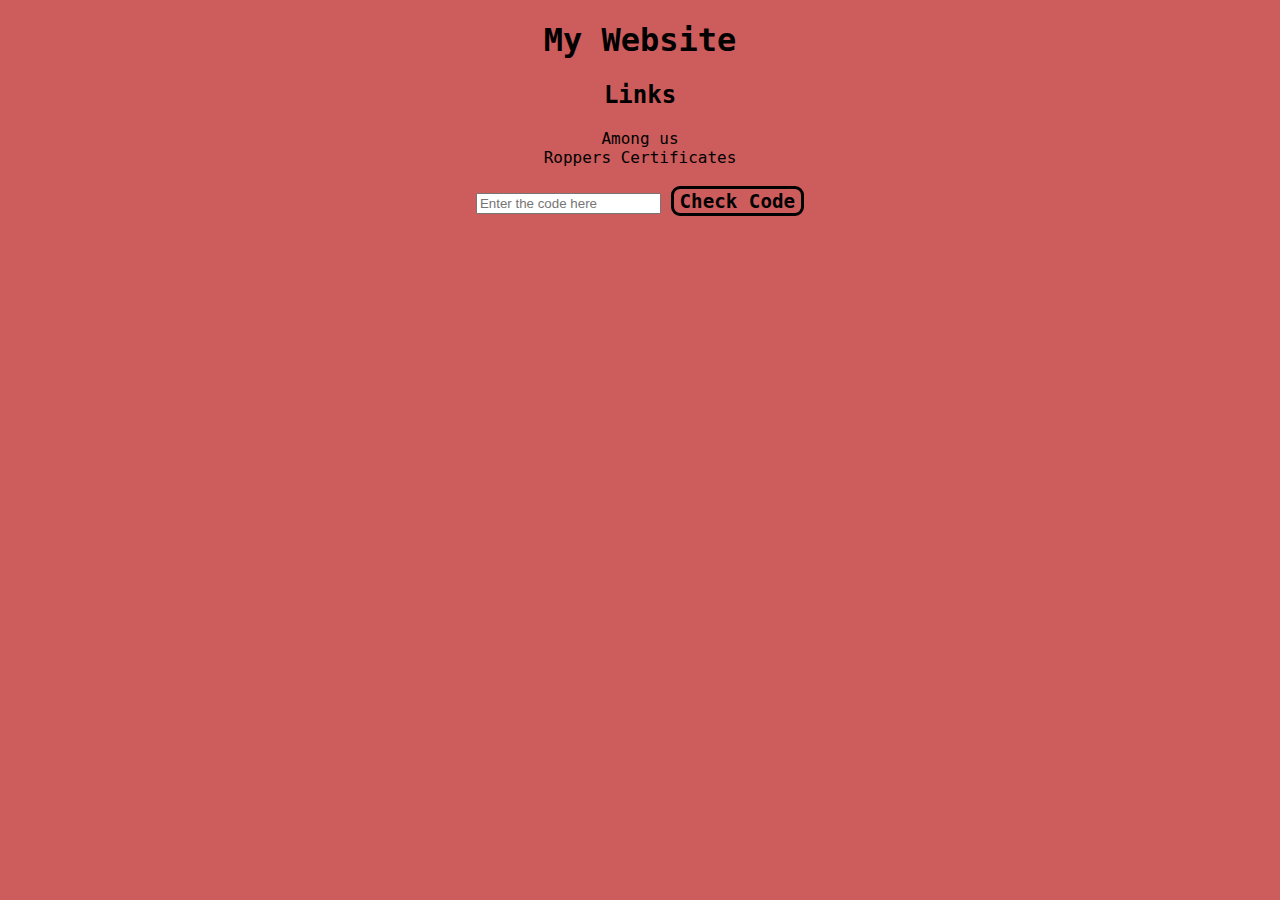
<file: index.html>
<!DOCTYPE html>
<html lang="en">
	<head>
			<meta charset="UTF-8">
		<link rel="stylesheet" href="./web.css">
		<title>My Website</title>
	</head>
	<body>
		<h1>My Website</h1>
		<h2>Links</h2>
		<a href="./amongus.html">Among us</a><br />
		<a href="./RoppersCertificates.html">Roppers Certificates</a><br /><br />
                <input type="text" id="codeInput" placeholder="Enter the code here">
                <button onclick="verifyCode()">Check Code</button>
                <p id="errorMessage" style="color:black;"></p>
	</body>
	<script>
       
        async function verifyCode() {
            const userCode = document.getElementById("codeInput").value;
            
            if (userCode === "wuhhuhbuhguh") {
                window.location.href = "https://tsariconic.github.io/Th3Hun7.html";
            } else {
                document.getElementById("errorMessage").textContent = "Incorrect code. Please try again.";
            }
        }
    </script>
</html>
</file>
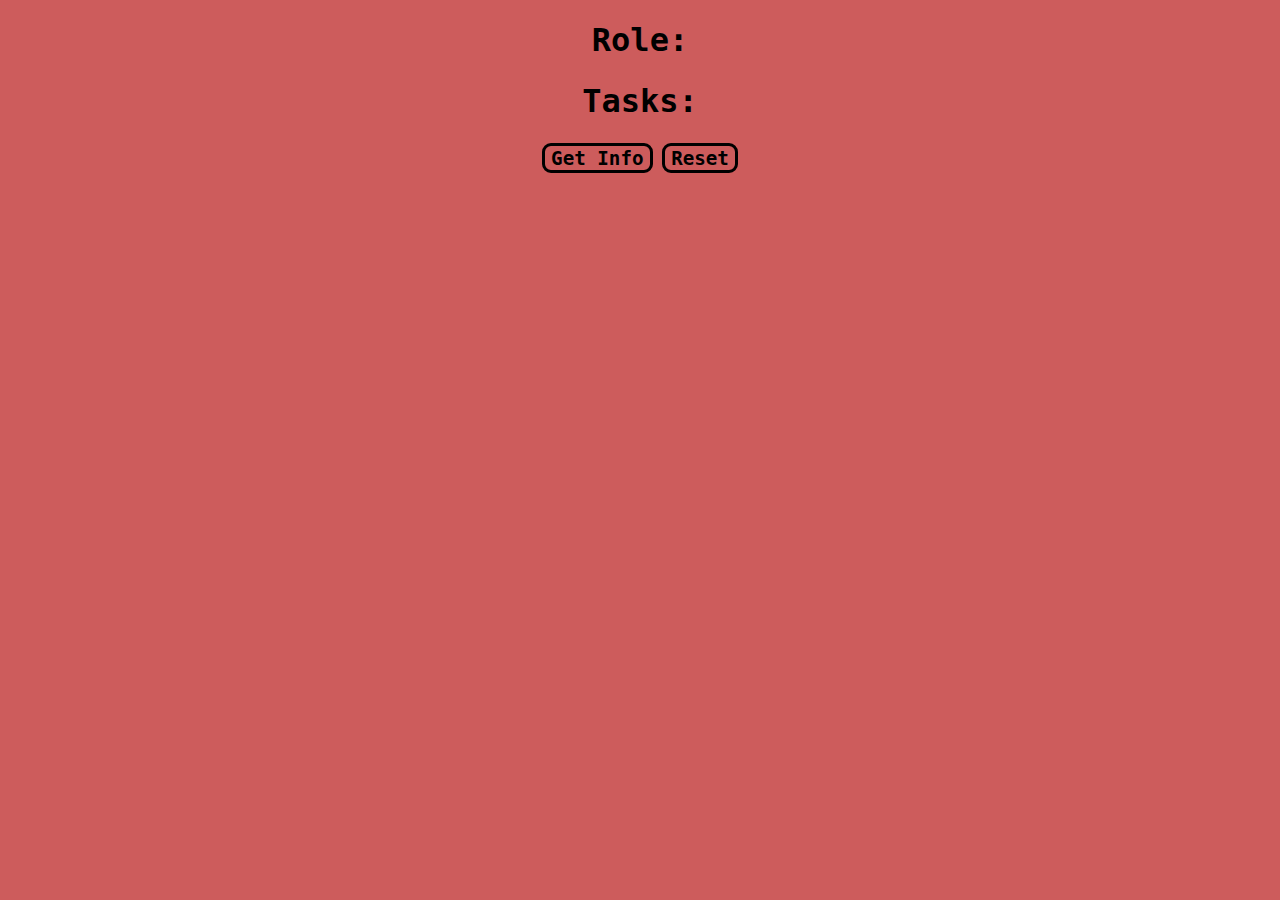
<file: amongus.html>
<!DOCTYPE html>
<html>

<head>
    <meta charset="UTF-8">
    <link rel="stylesheet" href="./web.css">
    <title>Among Us</title>
</head>

<body>
    <h1>Role:</h1>
    <h3 id="role"></h3>
    <h1>Tasks:</h1>
    <h3 id="tasks1"></h3>
    <h3 id="tasks2"></h3>
    <h3 id="tasks3"></h3>
    </ br>
    <button id="getTs" value="getTs" onclick="getInfo()">Get Info</button>
    <button id="reset" value="reset" onclick="reset()">Reset</button>
</body>
<script>

    function random() {
        return (Math.random() * (3 - 1) + 1).toFixed();
    }

    var task11 = "Reboot computer (Just mime a rebooting action)";
    var task12 = "Prepare bed (1. top) (2. bottom) (3. upstairs)";
    var task13 = "Fix bench (just play about with it)";
    var task21 = "Polish mirrors (1. corridor) (2. living room) (3. upstairs)";
    var task22 = "Fix electricity";
    var task23 = "Fix heater (just play about with it)";
    var task31 = "Fix generator (get 1km on the bike)";
    var task32 = "Reorder items (Size order) (1. juices) (2. jackets) (3. pillows) (4. weights)";
    var task33 = "Fix table (just play about with it)";

    let firstRole = 0;
    let fftask = 0;
    let fstask = 0;
    let fttask = 0;

    let secondRole = 0;
    let sftask = 0;
    let sstask = 0;
    let sttask = 0;

    let count = 0;

    function getInfo() {
        count++;
        if (count == 1) {
            getinfo1();
        } else if (count == 2) {
            getinfo2();
        } else if (count == 3) {
            getinfo3();
        } else {

        }
    }

    function getinfo1() {
        let num = parseInt(random() + random());
        let nuum = parseInt(random() + random());
        let nuuum = parseInt(random() + random());
        let rol = parseInt(random());
        while (nuum === num) {
            nuum = parseInt(random() + random());
            if (nuum != num) {
                break;
            }
        }
        while (nuuum === num || nuuum === nuum) {
            nuuum = parseInt(random() + random());
            if (nuuum != num && nuuum != nuum) {
                break;
            }
        }
        switch (num) {
            case 11:
                document.getElementById("tasks1").innerHTML = (task11);
                fftask = 11;
                break;
            case 12:
                document.getElementById("tasks1").innerHTML = (task12);
                fftask = 12;
                break;
            case 13:
                document.getElementById("tasks1").innerHTML = (task13);
                fftask = 13;
                break;
            case 21:
                document.getElementById("tasks1").innerHTML = (task21);
                fftask = 21;
                break;
            case 22:
                document.getElementById("tasks1").innerHTML = (task22);
                fftask = 22;
                break;
            case 23:
                document.getElementById("tasks1").innerHTML = (task23);
                fftask = 23;
                break;
            case 31:
                document.getElementById("tasks1").innerHTML = (task31);
                fftask = 31;
                break;
            case 32:
                document.getElementById("tasks1").innerHTML = (task32);
                fftask = 32;
                break;
            case 33:
                document.getElementById("tasks1").innerHTML = (task33);
                fftask = 33;
                break;

        }
        switch (nuum) {
            case 11:
                document.getElementById("tasks2").innerHTML = (task11);
                fstask = 11;
                break;
            case 12:
                document.getElementById("tasks2").innerHTML = (task12);
                fstask = 12;
                break;
            case 13:
                document.getElementById("tasks2").innerHTML = (task13);
                fstask = 13;
                break;
            case 21:
                document.getElementById("tasks2").innerHTML = (task21);
                fstask = 21;
                break;
            case 22:
                document.getElementById("tasks2").innerHTML = (task22);
                fstask = 22;
                break;
            case 23:
                document.getElementById("tasks2").innerHTML = (task23);
                fstask = 23;
                break;
            case 31:
                document.getElementById("tasks2").innerHTML = (task31);
                fstask = 31;
                break;
            case 32:
                document.getElementById("tasks2").innerHTML = (task32);
                fstask = 32;
                break;
            case 33:
                document.getElementById("tasks2").innerHTML = (task33);
                fstask = 33;
                break;
        }

        switch (nuuum) {
            case 11:
                document.getElementById("tasks3").innerHTML = (task11);
                fttask = 11;
                break;
            case 12:
                document.getElementById("tasks3").innerHTML = (task12);
                fttask = 12;
                break;
            case 13:
                document.getElementById("tasks3").innerHTML = (task13);
                fttask = 13;
                break;
            case 21:
                document.getElementById("tasks3").innerHTML = (task21);
                fttask = 21;
                break;
            case 22:
                document.getElementById("tasks3").innerHTML = (task22);
                fttask = 22;
                break;
            case 23:
                document.getElementById("tasks3").innerHTML = (task23);
                fttask = 23;
                break;
            case 31:
                document.getElementById("tasks3").innerHTML = (task31);
                fttask = 31;
                break;
            case 32:
                document.getElementById("tasks3").innerHTML = (task32);
                fttask = 32;
                break;
            case 33:
                document.getElementById("tasks3").innerHTML = (task33);
                fttask = 33;
                break;
        }

        switch (rol) {
            case 1:
                document.getElementById("role").innerHTML = "Crewmate";
                firstRole = 1;
                break;
            case 2:
                document.getElementById("role").innerHTML = "Imposter";
                firstRole = 2;
                break;
            case 3:
                document.getElementById("role").innerHTML = "Crewmate";
                firstRole = 3;
                break;
        }
    }

    function getinfo2() {
        let num = parseInt(random() + random());
        let nuum = parseInt(random() + random());
        let nuuum = parseInt(random() + random());
        let rol = parseInt(random());
        while (num === fftask || num === fstask || num === fttask) {
            num = parseInt(random() + random());
            if (num != fftask && num != fstask && num != fttask) {
                break;
            }
        }
        while (nuum === num || nuum === fftask || nuum === fstask || nuum === fttask) {
            nuum = parseInt(random() + random());
            if (nuum != num && nuum != fftask && nuum != fstask && nuum != fttask) {
                break;
            }
        }
        while (nuuum === num || nuuum === nuum || nuuum === fftask || nuuum === fstask || nuuum === fttask) {
            nuuum = parseInt(random() + random());
            if (nuuum != num && nuuum != nuum && nuuum != fftask && nuuum != fstask && nuuum != fttask) {
                break;
            }
        }
        while (rol === firstRole) {
            rol = parseInt(random());
            if (rol != firstRole) {
                break;
            }
        }
        switch (num) {
            case 11:
                document.getElementById("tasks1").innerHTML = (task11);
                sftask = 11;
                break;
            case 12:
                document.getElementById("tasks1").innerHTML = (task12);
                sftask = 12;
                break;
            case 13:
                document.getElementById("tasks1").innerHTML = (task13);
                sftask = 13;
                break;
            case 21:
                document.getElementById("tasks1").innerHTML = (task21);
                sftask = 21;
                break;
            case 22:
                document.getElementById("tasks1").innerHTML = (task22);
                sftask = 22;
                break;
            case 23:
                document.getElementById("tasks1").innerHTML = (task23);
                sftask = 23;
                break;
            case 31:
                document.getElementById("tasks1").innerHTML = (task31);
                sftask = 31;
                break;
            case 32:
                document.getElementById("tasks1").innerHTML = (task32);
                sftask = 32;
                break;
            case 33:
                document.getElementById("tasks1").innerHTML = (task33);
                sftask = 33;
                break;

        }
        switch (nuum) {
            case 11:
                document.getElementById("tasks2").innerHTML = (task11);
                sstask = 11;
                break;
            case 12:
                document.getElementById("tasks2").innerHTML = (task12);
                sstask = 12;
                break;
            case 13:
                document.getElementById("tasks2").innerHTML = (task13);
                sstask = 13;
                break;
            case 21:
                document.getElementById("tasks2").innerHTML = (task21);
                sstask = 21;
                break;
            case 22:
                document.getElementById("tasks2").innerHTML = (task22);
                sstask = 22;
                break;
            case 23:
                document.getElementById("tasks2").innerHTML = (task23);
                sstask = 23;
                break;
            case 31:
                document.getElementById("tasks2").innerHTML = (task31);
                sstask = 31;
                break;
            case 32:
                document.getElementById("tasks2").innerHTML = (task32);
                sstask = 32;
                break;
            case 33:
                document.getElementById("tasks2").innerHTML = (task33);
                sstask = 33;
                break;
        }

        switch (nuuum) {
            case 11:
                document.getElementById("tasks3").innerHTML = (task11);
                sttask = 11;
                break;
            case 12:
                document.getElementById("tasks3").innerHTML = (task12);
                sttask = 12;
                break;
            case 13:
                document.getElementById("tasks3").innerHTML = (task13);
                sttask = 13;
                break;
            case 21:
                document.getElementById("tasks3").innerHTML = (task21);
                sttask = 21;
                break;
            case 22:
                document.getElementById("tasks3").innerHTML = (task22);
                sttask = 22;
                break;
            case 23:
                document.getElementById("tasks3").innerHTML = (task23);
                sttask = 23;
                break;
            case 31:
                document.getElementById("tasks3").innerHTML = (task31);
                sttask = 31;
                break;
            case 32:
                document.getElementById("tasks3").innerHTML = (task32);
                sttask = 32;
                break;
            case 33:
                document.getElementById("tasks3").innerHTML = (task33);
                sttask = 33;
                break;
        }

        switch (rol) {
            case 1:
                document.getElementById("role").innerHTML = "Crewmate";
                secondRole = 1;
                break;
            case 2:
                document.getElementById("role").innerHTML = "Imposter";
                secondRole = 2;
                break;
            case 3:
                document.getElementById("role").innerHTML = "Crewmate";
                secondRole = 3;
                break;
        }
    }

    function getinfo3() {
        let num = parseInt(random() + random());
        let nuum = parseInt(random() + random());
        let nuuum = parseInt(random() + random());
        let rol = parseInt(random());
        while (num === fftask || num === fstask || num === fttask || num === sftask || num === sstask || num === sttask) {
            num = parseInt(random() + random());
            if (num != fftask && num != fstask && num != fttask && num != sftask && num != sstask && num != sttask) {
                break;
            }
        }
        while (nuum === num || nuum === fftask || nuum === fstask || nuum === fttask || nuum === sftask || nuum === sstask || nuum === sttask) {
            nuum = parseInt(random() + random());
            if (nuum != num && nuum != fftask && nuum != fstask && nuum != fttask && nuum != sftask && nuum != sstask && nuum != sttask) {
                break;
            }
        }
        while (nuuum === num || nuuum === nuum || nuuum === fftask || nuuum === fstask || nuuum === fttask || nuuum === sftask || nuuum === sstask || nuuum === sttask) {
            nuuum = parseInt(random() + random());
            if (nuuum != num && nuuum != nuum && nuuum != fftask && nuuum != fstask && nuuum != fttask && nuuum != sftask && nuuum != sstask && nuuum != sttask) {
                break;
            }
        }
        while (rol === firstRole || rol === secondRole) {
            rol = parseInt(random());
            if (rol != firstRole && rol != secondRole) {
                break;
            }
        }
        switch (num) {
            case 11:
                document.getElementById("tasks1").innerHTML = (task11);
                break;
            case 12:
                document.getElementById("tasks1").innerHTML = (task12);
                break;
            case 13:
                document.getElementById("tasks1").innerHTML = (task13);
                break;
            case 21:
                document.getElementById("tasks1").innerHTML = (task21);
                break;
            case 22:
                document.getElementById("tasks1").innerHTML = (task22);
                break;
            case 23:
                document.getElementById("tasks1").innerHTML = (task23);
                break;
            case 31:
                document.getElementById("tasks1").innerHTML = (task31);
                break;
            case 32:
                document.getElementById("tasks1").innerHTML = (task32);
                break;
            case 33:
                document.getElementById("tasks1").innerHTML = (task33);
                break;

        }
        switch (nuum) {
            case 11:
                document.getElementById("tasks2").innerHTML = (task11);
                break;
            case 12:
                document.getElementById("tasks2").innerHTML = (task12);
                break;
            case 13:
                document.getElementById("tasks2").innerHTML = (task13);
                break;
            case 21:
                document.getElementById("tasks2").innerHTML = (task21);
                break;
            case 22:
                document.getElementById("tasks2").innerHTML = (task22);
                break;
            case 23:
                document.getElementById("tasks2").innerHTML = (task23);
                break;
            case 31:
                document.getElementById("tasks2").innerHTML = (task31);
                break;
            case 32:
                document.getElementById("tasks2").innerHTML = (task32);
                break;
            case 33:
                document.getElementById("tasks2").innerHTML = (task33);
                break;
        }

        switch (nuuum) {
            case 11:
                document.getElementById("tasks3").innerHTML = (task11);
                break;
            case 12:
                document.getElementById("tasks3").innerHTML = (task12);
                break;
            case 13:
                document.getElementById("tasks3").innerHTML = (task13);
                break;
            case 21:
                document.getElementById("tasks3").innerHTML = (task21);
                break;
            case 22:
                document.getElementById("tasks3").innerHTML = (task22);
                break;
            case 23:
                document.getElementById("tasks3").innerHTML = (task23);
                break;
            case 31:
                document.getElementById("tasks3").innerHTML = (task31);
                break;
            case 32:
                document.getElementById("tasks3").innerHTML = (task32);
                break;
            case 33:
                document.getElementById("tasks3").innerHTML = (task33);
                break;
        }

        switch (rol) {
            case 1:
                document.getElementById("role").innerHTML = "Crewmate";
                break;
            case 2:
                document.getElementById("role").innerHTML = "Imposter";
                break;
            case 3:
                document.getElementById("role").innerHTML = "Crewmate";
                break;
        }
    }

    function reset() {
        document.getElementById("tasks1").innerHTML = "";
        document.getElementById("tasks2").innerHTML = "";
        document.getElementById("tasks3").innerHTML = "";
        document.getElementById("role").innerHTML = "";
    }


</script>

</html>
</file>
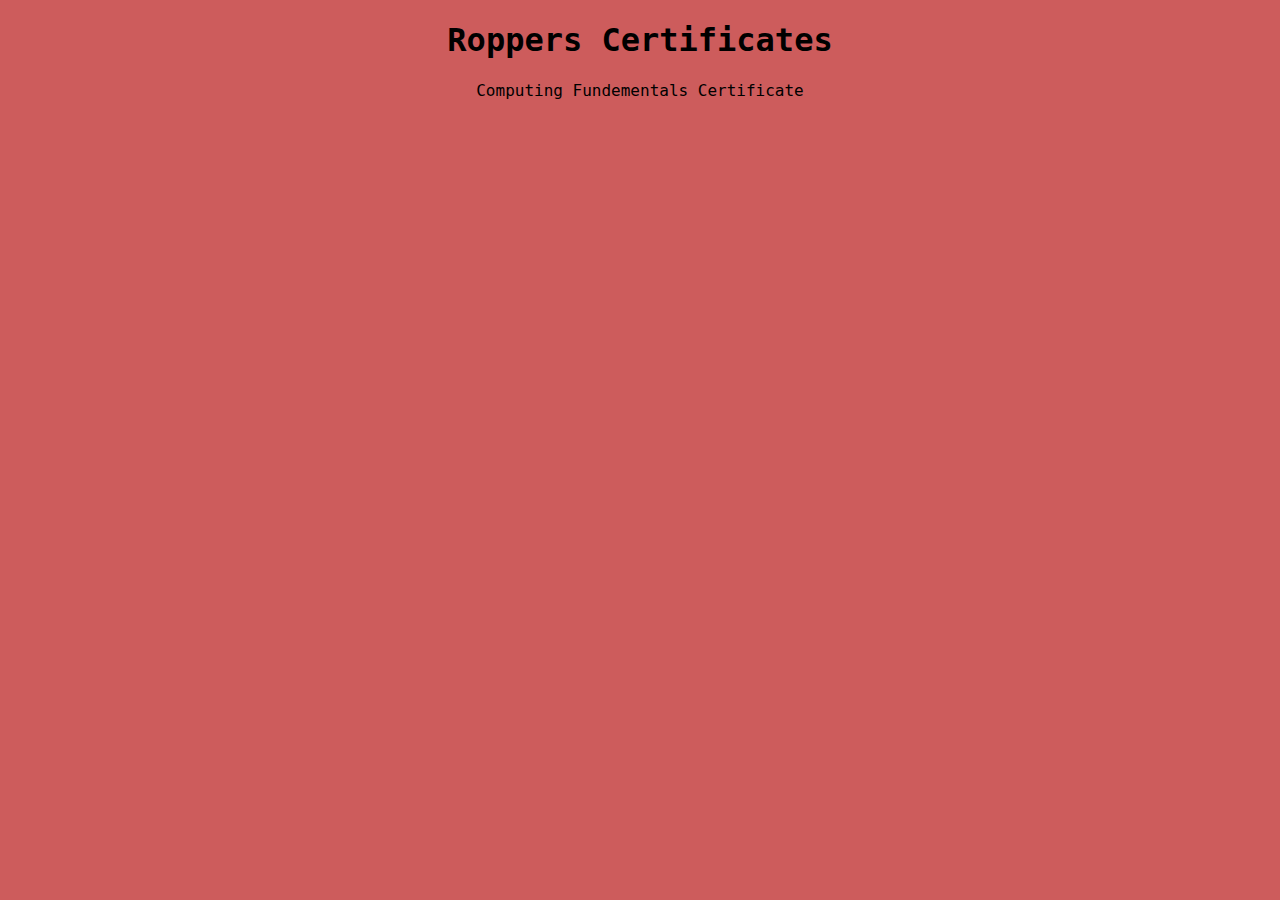
<file: RoppersCertificates.html>
<!DOCTYPE html>
<html lang="en">
  <head>
    <meta charset="UTF-8">
    <link rel="stylesheet" href="./web.css">
    <title>Roppers Certificates</title>
  </head
  <body>
    <h1>Roppers Certificates</h1>
    <a href="./RoppersCompFund.html">Computing Fundementals Certificate</a>
  </body>
</html>
</file>
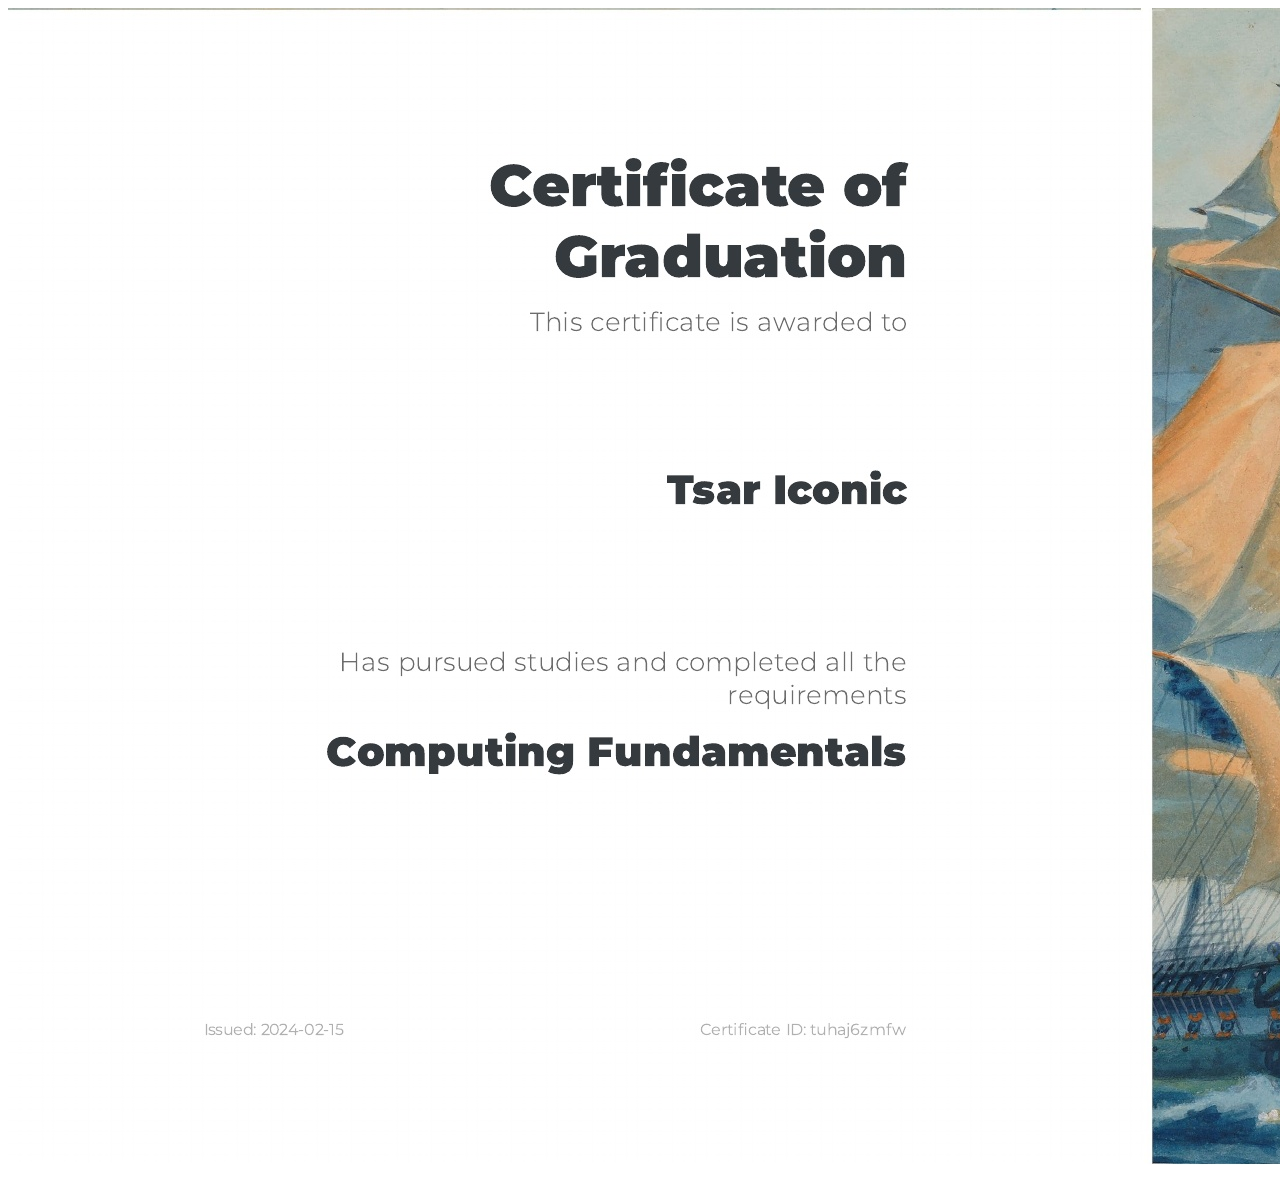
<file: RoppersCompFund.html>
<!DOCTYPE html>
<html lang="en">
  <head>
    <meta charset="UTF-8">
    <title>Ropper's Computing Fundementals Certificate</title>
  </head
  <body>
    <img src="./IMG_2042.jpeg" alt="My Roppers Computing Fundementals Certificate">
  </body>
</html>
</file>
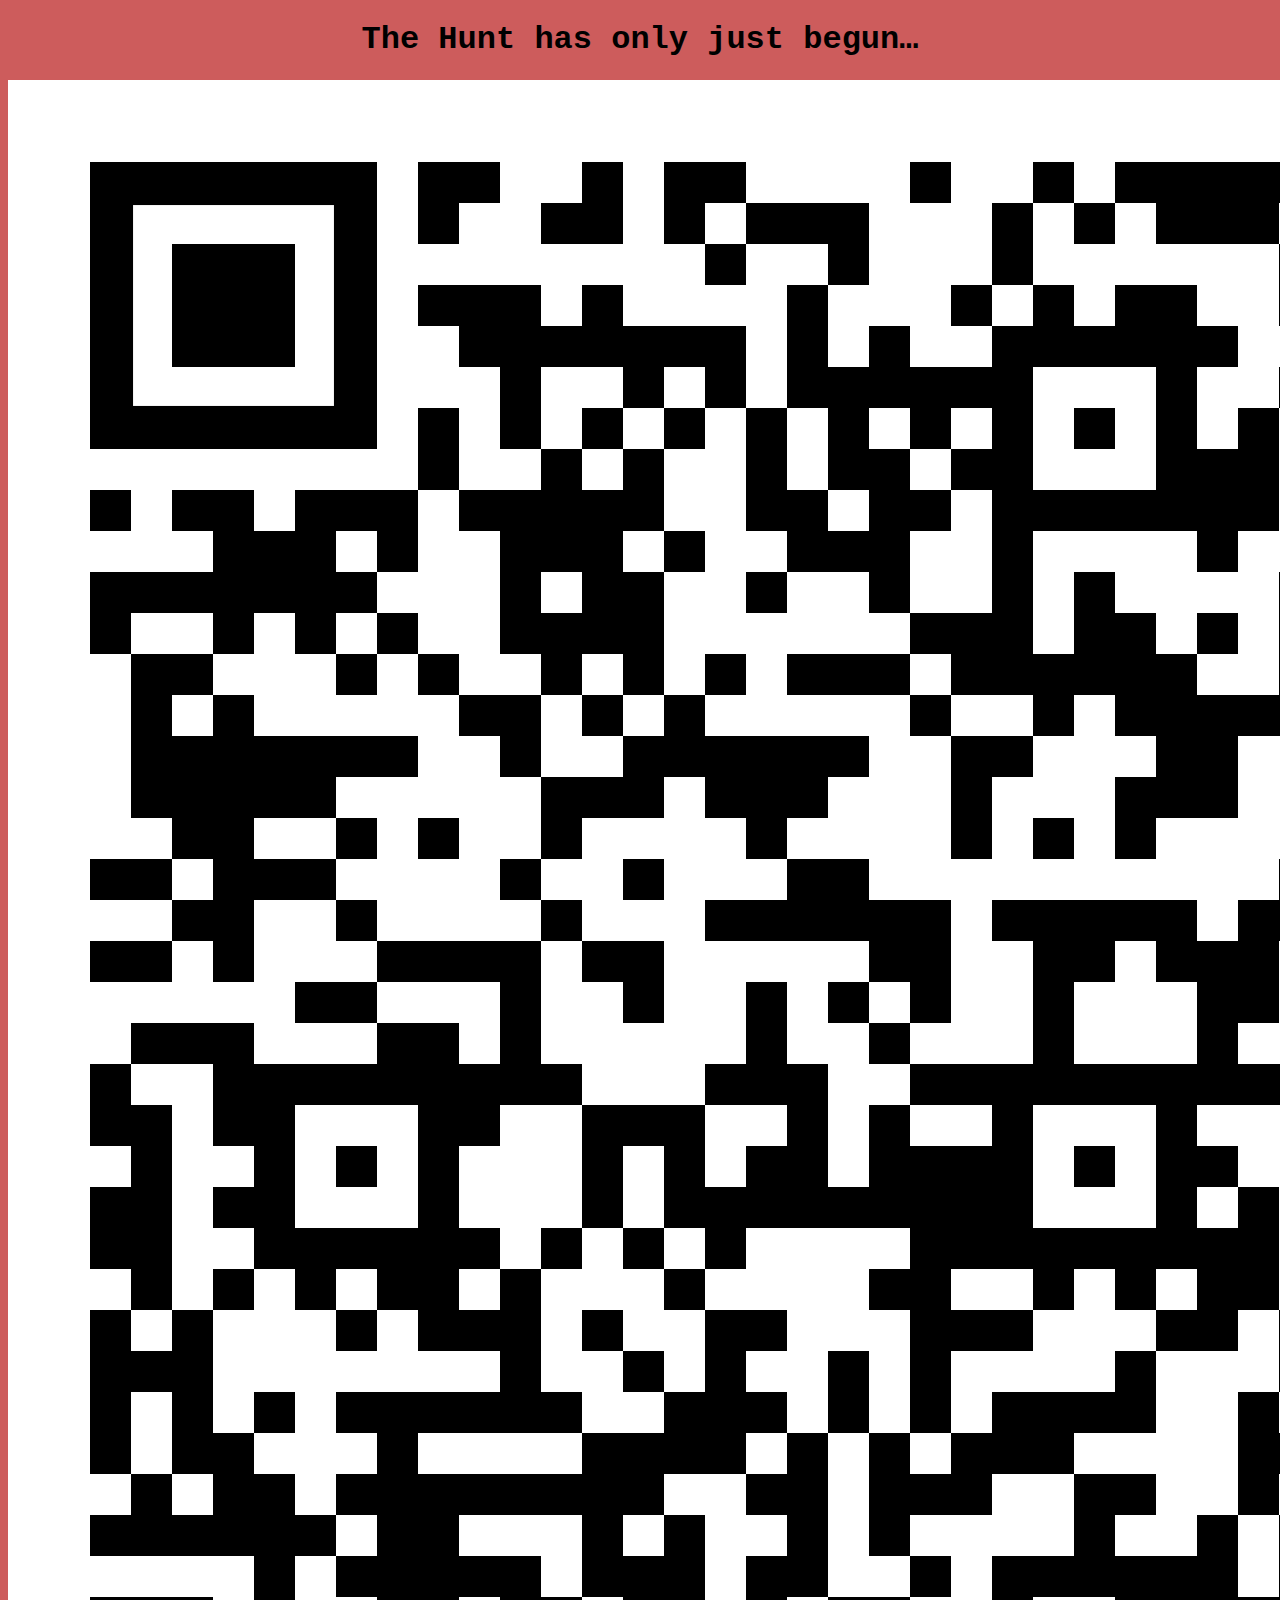
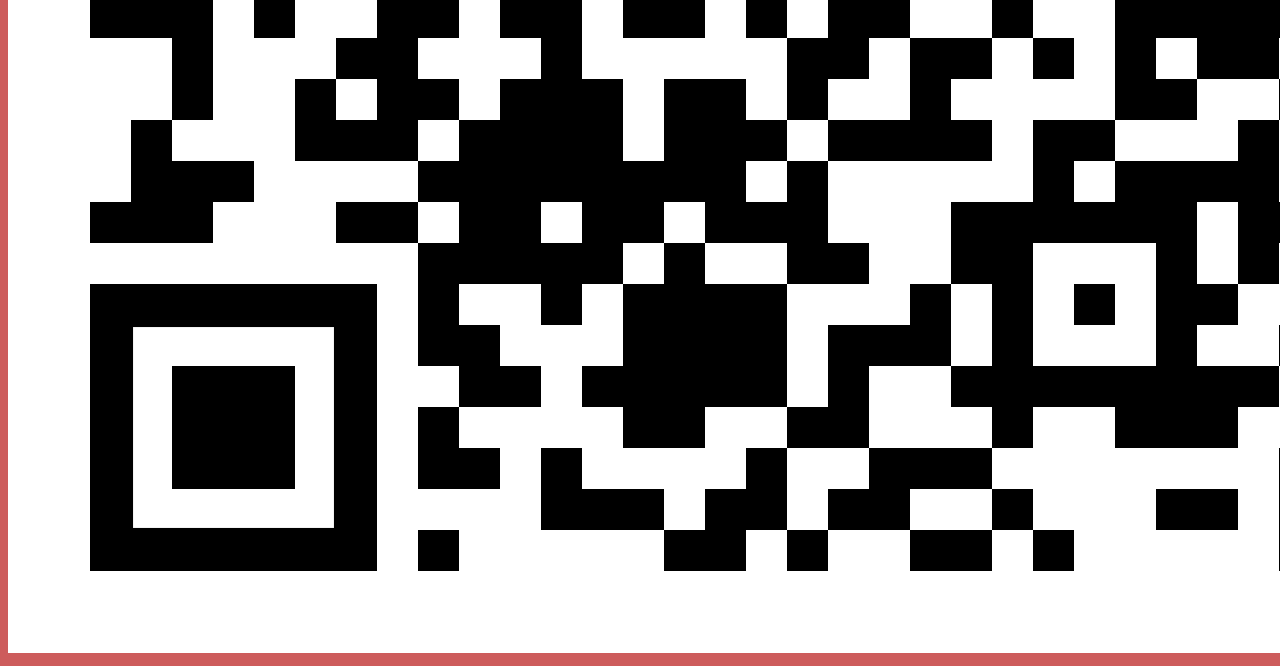
<file: Th3Hun7.html>
<!DOCTYPE html>
<html lang="en">
<head>
    <meta charset="UTF-8">
    <link rel="stylesheet" href="./web.css">
    <title>The Hunt</title>
</head>
<body>
    <h1>The Hunt has only just begun…</h1>
    <img src="./QRcode.png" alt="QR Code">
</body>
</html>
</file>
<file: web.css>
body {
	text-align: center;
	font-family: "Lucida Console", monaco, monospace;
        background-color: indianred;
}

a {
	text-decoration: none;
	color: black;
}
a:visited {
	color: black;
	text-decoration: none;
}
a:link {
	text-decoration: none;
	color: black;
}
a:hover {
	text-decoration: none;
	color: black;
}
a:active {
	text-decoration: none;
	color: black;
}

h1 {
        color: #000000;
        background-color: indianred;
        font-size: xx-large;
        font-weight: 700;
}

h3 {
        color: #000000;
        font-size: 23px;
}

button {
        color: #000000;
        border-radius: 9px;
        font-family: "Lucida Console", monaco, monospace;
        font-weight: 700;
        font-size: larger;
        box-shadow: none;
        outline: none;
        height: 30px;
        border-style: solid;
        border-color: #000000;
        border-width: 3px;
        background-color: indianred;
}

button:hover {
        background-color: #000000;
        color: indianred;
}

select {
        color: indianred;
        height: 25px;
        background-color: #000000;
        border-radius: 9px;
        font-family: "Lucida Console", monaco, monospace;
        border: 0;
        box-shadow: 0;
}
</file>
